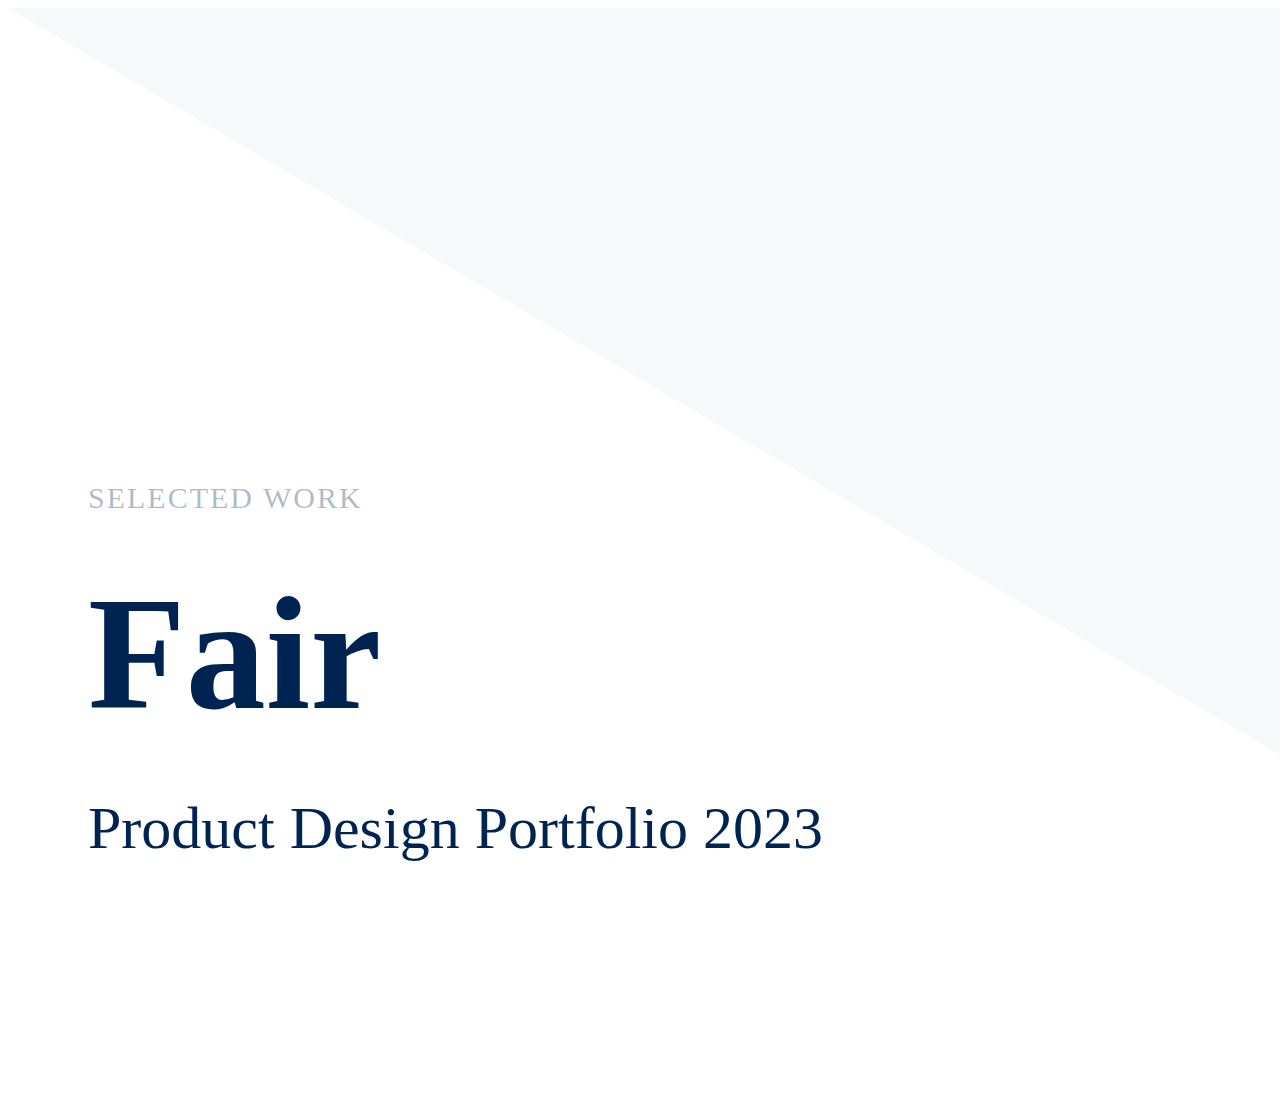
<file: public/home.html>
<!DOCTYPE html>
<html lang="en">
<head>
    <meta charset="UTF-8">
    <meta name="viewport" content="width=device-width, initial-scale=1.0">
    <title>Document</title>
    <link rel="stylesheet" href="style.css">
</head>

<body>
    <svg xmlns="http://www.w3.org/2000/svg" width="1840" height="1080" viewBox="0 0 1840 1080" fill="none">
        <path fill-rule="evenodd" clip-rule="evenodd" d="M0 0L1840 1080V0H0Z" fill="#F6F8F9"/>
        <text x="80" y="500" class="subTopic">Selected work</text>
        <text x="80" y="700" class="Rrrrr">Fair</text>
        <text x="80" y="840" class="topic2">Product Design Portfolio 2023</text>
  
  
    </svg>

</body>
</html>
</file>
<file: public/style.css>
h1{
    color:red ;
}
h1.custom{
    color: blue;
}
h1.topic{
    color: #002452;
    font-family: HelveticaNeue;
    font-size: 160px;
    font-style: normal;
    font-weight: 700;
    line-height: 160px; /* 100% */
}
.subTopic{
    color: rgba(22, 55, 96, 0.35);
    fill: rgba(22, 55, 96, 0.35);
    font-family: HelveticaNeue;
    font-size: 30px;
    font-style: normal;
    font-weight: 400;
    line-height: normal;
    letter-spacing: 2px;
    text-transform: uppercase;
}
.button{
    background-color: red;
    border: none;
    color: white;
    text-align: center;
    display: inline-block;
    font-size: 16px;
    border-radius: 10px;
}
.Rrrrr {
    color: #00377e;
    fill: #002452;
    font-family: HelveticaNeue;
    font-size: 160px;
    font-style: normal;
    font-weight: 700;
    line-height: 160px; 
}
.topic2{
    color: #002452;
    fill: #002452;
font-family: HelveticaNeue;
font-size: 60px;
font-style: normal;
font-weight: 400;
line-height: 60px;
}
</file>
